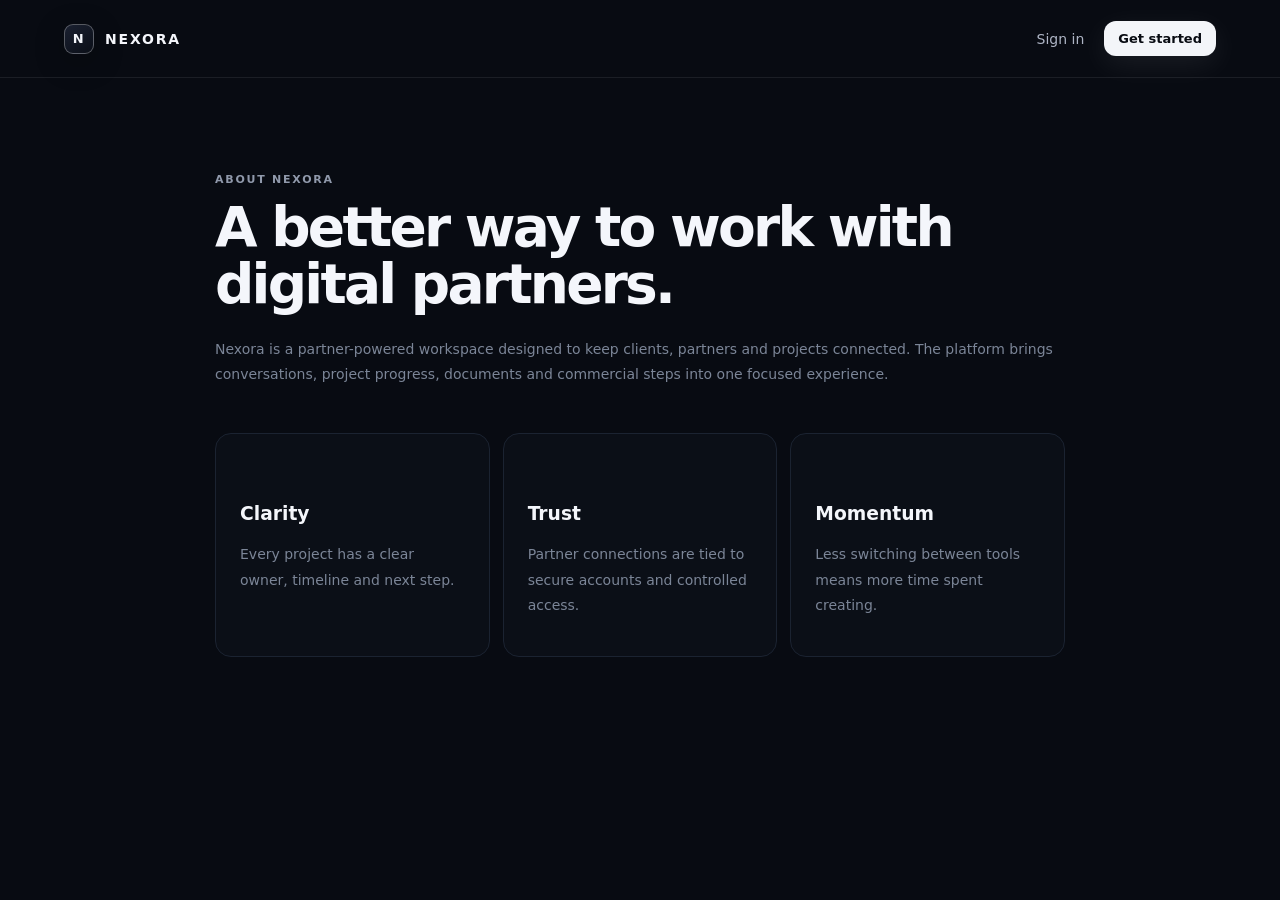
<file: about.html>
<!DOCTYPE html><html lang="en"><head><meta charset="UTF-8"><meta name="viewport" content="width=device-width,initial-scale=1"><title>About — Nexora</title><link rel="stylesheet" href="assets/css/style.css"></head><body><header class="site-header"><a class="brand" href="index.html"><span class="brand-mark">N</span><span>NEXORA</span></a><div class="header-actions"><a class="text-btn" href="login.html">Sign in</a><a class="btn btn-primary btn-sm" href="register.html">Get started</a></div></header><main class="legal-main"><span class="kicker">ABOUT NEXORA</span><h1>A better way to work with digital partners.</h1><p>Nexora is a partner-powered workspace designed to keep clients, partners and projects connected. The platform brings conversations, project progress, documents and commercial steps into one focused experience.</p><div class="legal-grid"><div class="panel"><h3>Clarity</h3><p>Every project has a clear owner, timeline and next step.</p></div><div class="panel"><h3>Trust</h3><p>Partner connections are tied to secure accounts and controlled access.</p></div><div class="panel"><h3>Momentum</h3><p>Less switching between tools means more time spent creating.</p></div></div></main></body></html>
</file>
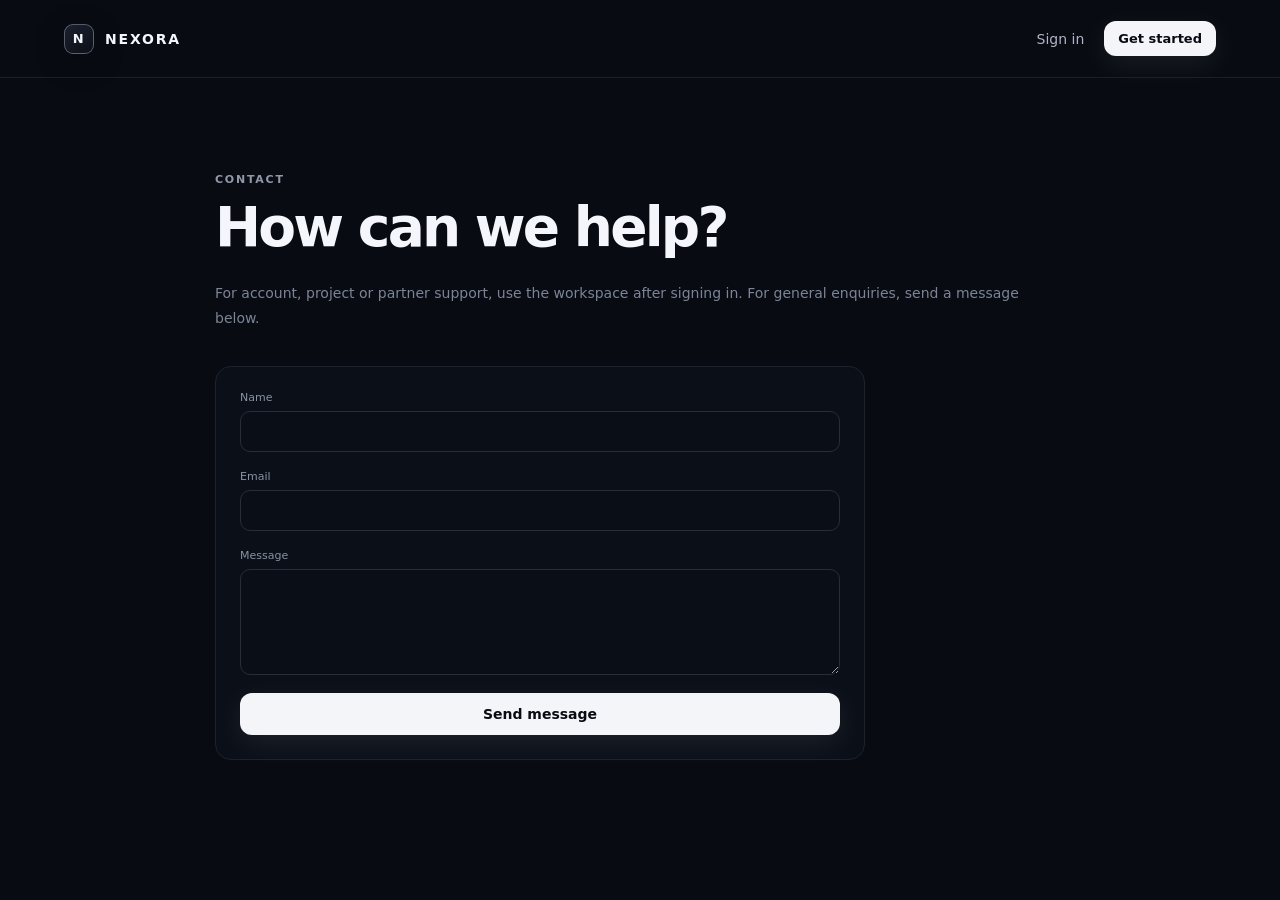
<file: contact.html>
<!DOCTYPE html><html lang="en"><head><meta charset="UTF-8"><meta name="viewport" content="width=device-width,initial-scale=1"><title>Contact — Nexora</title><link rel="stylesheet" href="assets/css/style.css"></head><body><header class="site-header"><a class="brand" href="index.html"><span class="brand-mark">N</span><span>NEXORA</span></a><div class="header-actions"><a class="text-btn" href="login.html">Sign in</a><a class="btn btn-primary btn-sm" href="register.html">Get started</a></div></header><main class="legal-main"><span class="kicker">CONTACT</span><h1>How can we help?</h1><p>For account, project or partner support, use the workspace after signing in. For general enquiries, send a message below.</p><form class="panel contact-form"><label>Name<input required></label><label>Email<input type="email" required></label><label>Message<textarea rows="6" required></textarea></label><button class="btn btn-primary" type="submit">Send message</button></form></main><script>document.querySelector('.contact-form').addEventListener('submit',e=>{e.preventDefault();alert('Thanks. Connect this form to your Firebase support collection before production.');});</script></body></html>
</file>
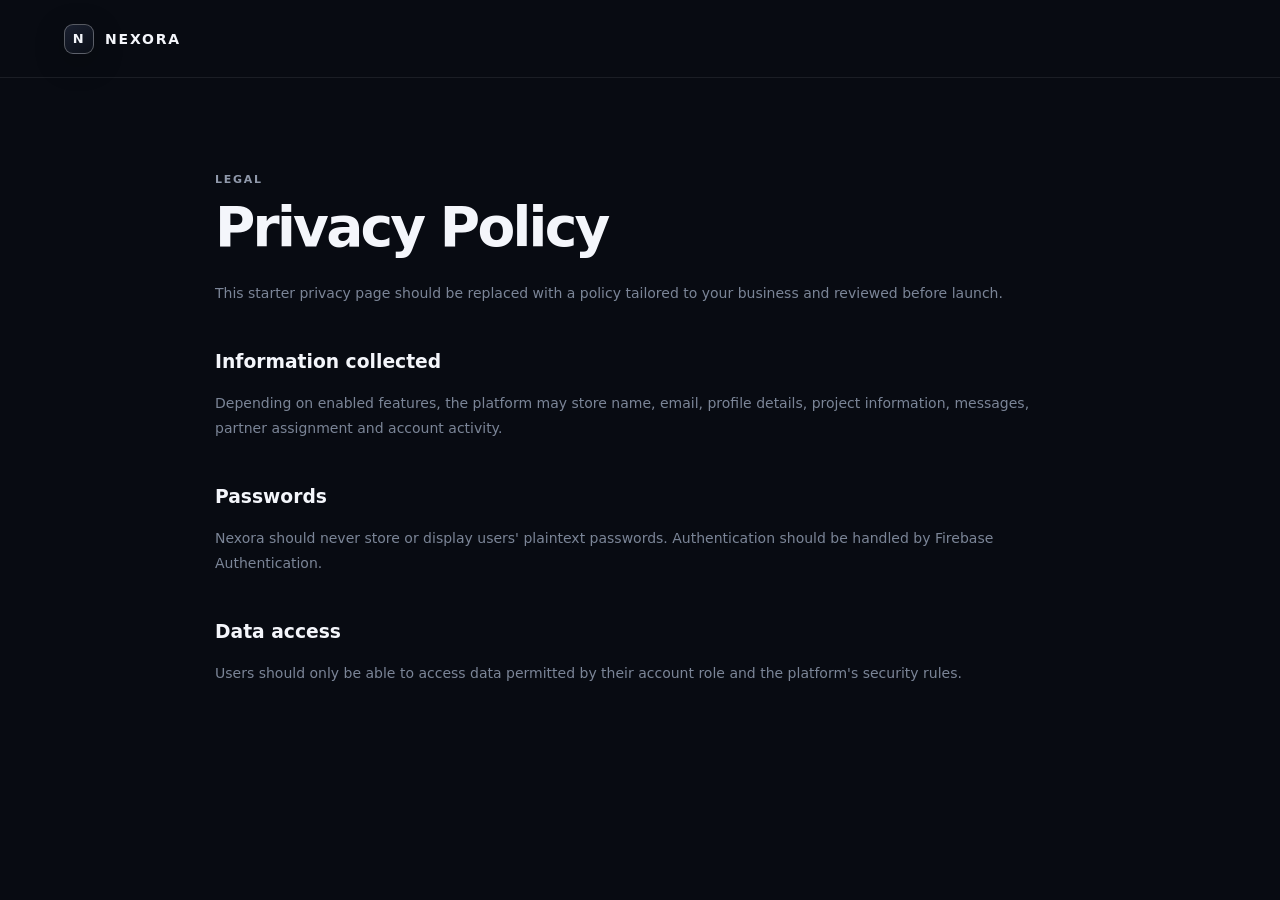
<file: privacy.html>
<!DOCTYPE html><html lang="en"><head><meta charset="UTF-8"><meta name="viewport" content="width=device-width,initial-scale=1"><title>Privacy — Nexora</title><link rel="stylesheet" href="assets/css/style.css"></head><body><header class="site-header"><a class="brand" href="index.html"><span class="brand-mark">N</span><span>NEXORA</span></a></header><main class="legal-main"><span class="kicker">LEGAL</span><h1>Privacy Policy</h1><p>This starter privacy page should be replaced with a policy tailored to your business and reviewed before launch.</p><h3>Information collected</h3><p>Depending on enabled features, the platform may store name, email, profile details, project information, messages, partner assignment and account activity.</p><h3>Passwords</h3><p>Nexora should never store or display users' plaintext passwords. Authentication should be handled by Firebase Authentication.</p><h3>Data access</h3><p>Users should only be able to access data permitted by their account role and the platform's security rules.</p></main></body></html>
</file>
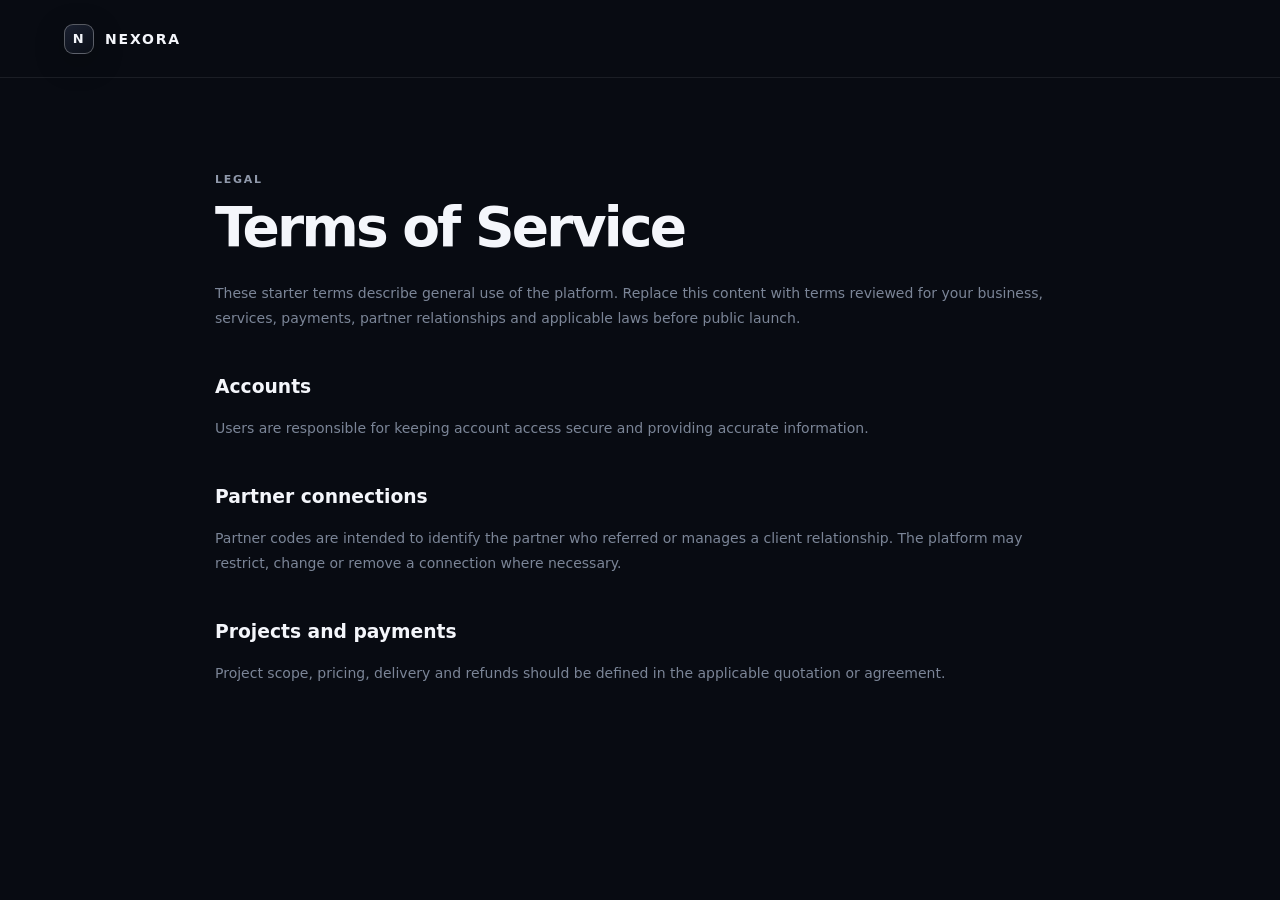
<file: terms.html>
<!DOCTYPE html><html lang="en"><head><meta charset="UTF-8"><meta name="viewport" content="width=device-width,initial-scale=1"><title>Terms — Nexora</title><link rel="stylesheet" href="assets/css/style.css"></head><body><header class="site-header"><a class="brand" href="index.html"><span class="brand-mark">N</span><span>NEXORA</span></a></header><main class="legal-main"><span class="kicker">LEGAL</span><h1>Terms of Service</h1><p>These starter terms describe general use of the platform. Replace this content with terms reviewed for your business, services, payments, partner relationships and applicable laws before public launch.</p><h3>Accounts</h3><p>Users are responsible for keeping account access secure and providing accurate information.</p><h3>Partner connections</h3><p>Partner codes are intended to identify the partner who referred or manages a client relationship. The platform may restrict, change or remove a connection where necessary.</p><h3>Projects and payments</h3><p>Project scope, pricing, delivery and refunds should be defined in the applicable quotation or agreement.</p></main></body></html>
</file>
<file: assets/css/style.css>
*{box-sizing:border-box}html{scroll-behavior:smooth}body{margin:0;font-family:Inter,ui-sans-serif,system-ui,-apple-system,BlinkMacSystemFont,"Segoe UI",sans-serif;background:#080b12;color:#f4f6fb}a{text-decoration:none;color:inherit}button,input,textarea{font:inherit}button{cursor:pointer}.site-header{height:78px;display:flex;align-items:center;justify-content:space-between;padding:0 5vw;border-bottom:1px solid rgba(255,255,255,.08);position:relative;z-index:5}.brand{display:inline-flex;align-items:center;gap:11px;font-weight:800;letter-spacing:.13em;font-size:14px}.brand-mark{width:30px;height:30px;border:1px solid rgba(255,255,255,.3);border-radius:9px;display:grid;place-items:center;font-size:13px;background:linear-gradient(145deg,#1a2030,#0b0f18);box-shadow:0 8px 30px rgba(0,0,0,.25)}.desktop-nav{display:flex;gap:32px;color:#aeb5c5;font-size:14px}.desktop-nav a:hover,.footer-links a:hover,.text-btn:hover{color:#fff}.header-actions{display:flex;align-items:center;gap:20px}.text-btn{color:#aeb5c5;font-size:14px}.btn{border:1px solid transparent;border-radius:12px;padding:12px 17px;display:inline-flex;align-items:center;justify-content:center;gap:9px;font-weight:700;font-size:14px;transition:.2s ease}.btn-primary{background:#f3f5f9;color:#080b12;box-shadow:0 8px 30px rgba(255,255,255,.08)}.btn-primary:hover{transform:translateY(-2px);box-shadow:0 12px 35px rgba(255,255,255,.15)}.btn-ghost,.btn-outline{border-color:#252c3b;color:#e9edf5;background:transparent}.btn-outline:hover{background:#151a24}.btn-light{background:#fff;color:#0a0d14}.btn-danger-outline{border-color:#6b2a2a;color:#ff9a9a;background:transparent}.btn-sm{padding:9px 13px;font-size:13px}.btn-lg{padding:14px 19px}.btn-block{width:100%}.section{padding:110px 7vw}.section-narrow{padding:35px 7vw}.hero{min-height:720px;display:grid;grid-template-columns:1.02fr .98fr;align-items:center;gap:70px;position:relative;overflow:hidden;background:radial-gradient(circle at 78% 45%,rgba(90,104,150,.15),transparent 34%)}.hero:before{content:"";position:absolute;width:500px;height:500px;border-radius:50%;border:1px solid rgba(255,255,255,.04);right:5%;top:17%}.hero-copy{position:relative;z-index:1}.eyebrow,.kicker{font-size:11px;letter-spacing:.16em;text-transform:uppercase;color:#9099ab;font-weight:800}.eyebrow{display:flex;align-items:center;gap:9px;margin-bottom:22px}.pulse{width:7px;height:7px;border-radius:50%;background:#dbe1ec;box-shadow:0 0 0 5px rgba(219,225,236,.08)}h1,h2,h3,p{margin-top:0}.hero h1{font-size:clamp(48px,6.2vw,84px);line-height:.98;letter-spacing:-.055em;margin-bottom:27px;max-width:850px}.hero h1 em{font-style:normal;color:#8f98ab}.hero-text{font-size:18px;line-height:1.7;color:#9ca5b6;max-width:610px}.hero-actions{display:flex;gap:12px;margin-top:32px}.trust-row{display:flex;align-items:center;gap:13px;margin-top:35px;color:#727c8f;font-size:12px}.trust-row i{width:3px;height:3px;border-radius:50%;background:#4e5666}.hero-visual{min-height:500px;display:grid;place-items:center;position:relative}.orb{position:absolute;border-radius:50%;filter:blur(3px)}.orb-a{width:260px;height:260px;background:rgba(111,128,176,.09);top:35px;right:45px}.orb-b{width:140px;height:140px;background:rgba(255,255,255,.04);bottom:45px;left:20px}.glass{background:linear-gradient(145deg,rgba(27,33,46,.9),rgba(11,15,24,.96));border:1px solid rgba(255,255,255,.1);box-shadow:0 35px 100px rgba(0,0,0,.45);backdrop-filter:blur(20px)}.dashboard-preview{width:min(470px,100%);border-radius:22px;padding:23px;transform:rotate(2deg);position:relative;z-index:2}.preview-top{display:flex;align-items:center;gap:8px;color:#8e98ab;font-size:11px;text-transform:uppercase;letter-spacing:.12em}.mini-dot{width:7px;height:7px;border-radius:50%;background:#9da8bc}.preview-status{margin-left:auto;padding:5px 8px;border-radius:99px;background:rgba(255,255,255,.07);color:#dbe0e9}.preview-title{font-size:27px;font-weight:750;margin-top:34px}.preview-meta{color:#778194;font-size:12px;margin-top:7px}.progress-line,.big-progress>div{height:5px;background:#1e2533;border-radius:10px;overflow:hidden}.progress-line{margin-top:35px}.progress-line span,.big-progress span{display:block;height:100%;border-radius:inherit;background:#dce2ed}.progress-label{display:flex;justify-content:space-between;color:#7e8798;font-size:11px;margin-top:9px}.progress-label b{color:#e5e9f0}.preview-cards{display:grid;grid-template-columns:1fr 1fr;gap:10px;margin-top:28px}.preview-cards div{padding:15px;background:rgba(255,255,255,.035);border:1px solid rgba(255,255,255,.06);border-radius:13px}.preview-cards small,.preview-cards strong{display:block}.preview-cards small{font-size:10px;color:#737e91;text-transform:uppercase;letter-spacing:.08em}.preview-cards strong{margin-top:7px;font-size:13px}.message-preview{display:flex;gap:10px;margin-top:11px;padding:13px;border-top:1px solid rgba(255,255,255,.07)}.message-preview p{margin:3px 0 0;color:#7e8798;font-size:11px}.message-preview time{margin-left:auto;color:#626c7e;font-size:10px}.avatar,.large-avatar{display:grid;place-items:center;border-radius:50%;background:#202737;border:1px solid #30394c;color:#e9edf4;flex:none}.avatar{width:34px;height:34px;font-size:10px;font-weight:800}.large-avatar{width:56px;height:56px;font-size:15px;font-weight:800}.stats{display:grid;grid-template-columns:repeat(4,1fr);border-top:1px solid #171c27;border-bottom:1px solid #171c27}.stats div{padding:26px 10px;text-align:center;border-right:1px solid #171c27}.stats div:last-child{border-right:0}.stats strong,.stats span{display:block}.stats strong{font-size:26px;letter-spacing:-.03em}.stats span{color:#707a8d;font-size:11px;margin-top:5px}.section-head{display:flex;justify-content:space-between;gap:50px;align-items:end;margin-bottom:45px}.section-head h2,.network-card h2,.cta h2{font-size:clamp(35px,4vw,58px);line-height:1.02;letter-spacing:-.045em;margin:12px 0 0}.section-head>p{max-width:390px;color:#7f899b;line-height:1.7;margin-bottom:0}.service-grid{display:grid;grid-template-columns:repeat(4,1fr);gap:14px}.service-card{padding:28px;border:1px solid #1b2230;border-radius:18px;background:linear-gradient(150deg,#0e131d,#0a0e16);min-height:270px;transition:.25s ease}.service-card:hover{transform:translateY(-5px);border-color:#313a4e}.service-icon{width:37px;height:37px;border:1px solid #2b3444;border-radius:11px;display:grid;place-items:center;font-size:10px;color:#a9b2c1}.service-card h3{font-size:20px;margin:45px 0 11px}.service-card p{font-size:13px;color:#747f91;line-height:1.7}.service-card a{font-size:12px;color:#dce1e9}.dark-section{background:#0b0f17;border-top:1px solid #151b27;border-bottom:1px solid #151b27}.steps{display:grid;grid-template-columns:repeat(4,1fr);gap:1px;background:#202633}.step{background:#0b0f17;padding:28px;min-height:220px}.step>b{font-size:11px;color:#6f798b}.step h3{margin:48px 0 10px;font-size:18px}.step p{color:#707a8c;line-height:1.65;font-size:13px}.network-card{border:1px solid #1e2634;border-radius:26px;padding:55px;display:grid;grid-template-columns:1fr .9fr;gap:70px;background:radial-gradient(circle at 80% 50%,#171e2b,#0b0f17 50%)}.network-card p{color:#818b9d;line-height:1.7;max-width:500px;margin:25px 0 30px}.network-stack{position:relative;min-height:330px}.stack-card{position:absolute;left:0;top:20px;width:75%;padding:22px;border:1px solid #2b3444;border-radius:17px;background:#111722;box-shadow:0 25px 60px rgba(0,0,0,.35)}.stack-card.offset{left:18%;top:110px;background:#171e2b}.stack-card:last-child{left:35%;top:205px;background:#0d121c}.stack-card span,.stack-card small,.stack-card b{display:block}.stack-card span{font-size:9px;letter-spacing:.15em;color:#727d8f}.stack-card b{font-size:16px;margin:10px 0 5px}.stack-card small{font-size:11px;color:#707b8e}.review-grid{display:grid;grid-template-columns:repeat(3,1fr);gap:15px}.review{margin:0;border:1px solid #1a212e;border-radius:18px;padding:30px;background:#0b0f17}.stars{letter-spacing:4px;font-size:11px;color:#d9dee7}.review p{font-size:16px;line-height:1.7;color:#a4adbd;margin:25px 0}.review footer{display:flex;align-items:center;gap:10px}.review footer small,.review footer b{display:block}.review footer small{color:#667184;font-size:10px;margin-top:3px}.cta{display:flex;justify-content:space-between;align-items:center;gap:30px;border-top:1px solid #171d29}.cta p{color:#7c8698;line-height:1.6;margin:18px 0 0}.footer{border-top:1px solid #171d29;padding:45px 7vw;display:flex;align-items:end;justify-content:space-between;color:#697385;font-size:11px}.footer p{margin:12px 0 0}.footer-links{display:flex;gap:22px}.app-loader{position:fixed;inset:0;background:#080b12;z-index:1000;display:grid;place-items:center;align-content:center;gap:15px;color:#7d8799;font-size:11px}.app-loader.hidden{opacity:0;visibility:hidden;transition:.4s}.loader-ring{width:34px;height:34px;border:2px solid #242b38;border-top-color:#e6eaf1;border-radius:50%;animation:spin 1s linear infinite}@keyframes spin{to{transform:rotate(360deg)}}.reveal{opacity:0;transform:translateY(18px);transition:.7s ease}.reveal.visible{opacity:1;transform:none}

.auth-page{min-height:100vh;background:radial-gradient(circle at 50% 0,#151b28,#080b12 45%);display:grid;place-items:center;padding:30px}.auth-shell{width:min(470px,100%)}.auth-brand{margin:0 auto 28px;display:flex;width:max-content}.auth-card{border:1px solid #202838;background:rgba(13,18,27,.9);border-radius:22px;padding:34px;box-shadow:0 30px 90px rgba(0,0,0,.4)}.auth-heading h1{font-size:32px;line-height:1.08;letter-spacing:-.04em;margin:10px 0}.auth-heading p{color:#788295;font-size:13px;line-height:1.6}.google-btn{width:100%;height:48px;border:1px solid #2a3343;border-radius:11px;background:#f4f6fa;color:#11151d;font-weight:700;display:flex;align-items:center;justify-content:center;gap:10px}.google-g{font-weight:900;font-size:17px}.or{display:flex;align-items:center;gap:12px;color:#5f697a;font-size:10px;margin:23px 0}.or:before,.or:after{content:"";height:1px;background:#202735;flex:1}.auth-card form{display:grid;gap:16px}.auth-card label,.settings-form label{display:grid;gap:7px;color:#8e98aa;font-size:11px;font-weight:700}.auth-card input,.settings-form input,.contact-form textarea{width:100%;background:#0a0e16;border:1px solid #252e3d;color:#edf1f7;border-radius:10px;padding:13px 14px;outline:none}.auth-card input:focus,.settings-form input:focus,.contact-form textarea:focus{border-color:#66748b;box-shadow:0 0 0 3px rgba(120,135,160,.08)}.form-row{display:flex;justify-content:space-between;align-items:center;font-size:11px}.form-row a{color:#aab3c2}.check{display:flex!important;grid-template-columns:auto 1fr!important;align-items:center;gap:8px!important;color:#707a8d!important}.check input{width:14px;height:14px}.terms-check{line-height:1.5}.terms-check a{color:#d6dce5}.form-message{font-size:11px;margin:0;color:#8993a5;min-height:15px}.form-message.error{color:#ff9b9b}.form-message.success{color:#91dfad}.auth-switch{text-align:center;color:#6e788a;font-size:11px;margin:22px 0 0}.auth-switch a{color:#e0e5ec}.auth-note{text-align:center;color:#4f596a;font-size:10px;margin-top:18px}.code-symbol{width:48px;height:48px;border:1px solid #2a3444;border-radius:15px;display:grid;place-items:center;margin-bottom:25px}.small-note{font-size:10px;color:#5f6a7b;line-height:1.6;text-align:center;margin:20px 0 0}.link-button{background:none;border:0;color:#aeb6c5;padding:14px 0;font-size:11px;width:100%}

.app-page{background:#080b12}.app-layout{min-height:100vh;display:flex}.sidebar{width:245px;border-right:1px solid #171e2a;background:#090d15;display:flex;flex-direction:column;padding:25px 16px;position:fixed;inset:0 auto 0 0;z-index:10}.sidebar nav{display:grid;gap:5px;margin-top:55px}.sidebar nav a,.sidebar-bottom a,.sidebar-bottom button{display:flex;align-items:center;gap:12px;padding:12px 13px;color:#687387;border-radius:10px;border:0;background:none;font-size:12px;text-align:left}.sidebar nav a.active,.sidebar nav a:hover,.sidebar-bottom a.active,.sidebar-bottom a:hover,.sidebar-bottom button:hover{background:#131925;color:#edf1f6}.nav-count{margin-left:auto;font-size:9px;background:#222b3a;padding:4px 6px;border-radius:99px;color:#b9c1ce}.sidebar-bottom{margin-top:auto;display:grid;gap:4px}.app-main{margin-left:245px;width:calc(100% - 245px);padding:30px 4.5vw 70px}.app-top{display:flex;align-items:center;justify-content:space-between;gap:20px;margin-bottom:36px}.app-top h1{font-size:30px;letter-spacing:-.04em;margin:7px 0 0}.top-actions{display:flex;align-items:center;gap:14px}.icon-btn{width:38px;height:38px;border:1px solid #202838;border-radius:11px;display:grid;place-items:center;color:#a9b2c0;position:relative}.notif-dot{position:absolute;width:5px;height:5px;border-radius:50%;background:#dfe4ec;right:9px;top:8px}.user-chip{display:flex;align-items:center;gap:9px;font-size:11px;color:#bac2cf}.welcome-banner{border:1px solid #222b3a;border-radius:19px;padding:30px 34px;display:flex;justify-content:space-between;align-items:center;gap:30px;background:radial-gradient(circle at 85% 40%,#1a2231,#0d121b 48%);margin-bottom:17px}.welcome-banner h2{font-size:24px;letter-spacing:-.03em;margin:8px 0}.welcome-banner p{color:#778295;font-size:12px;margin:0;max-width:580px}.metric-grid{display:grid;grid-template-columns:repeat(4,1fr);gap:12px}.metric{padding:21px;border:1px solid #1a2230;border-radius:15px;background:#0b0f17}.metric span,.metric small{display:block;color:#6f798b;font-size:10px}.metric strong{display:block;font-size:27px;margin:11px 0 5px;letter-spacing:-.04em}.dashboard-grid{display:grid;grid-template-columns:1.45fr .8fr;gap:15px;margin-top:15px}.dashboard-grid.lower{margin-top:15px}.panel{border:1px solid #1b2331;border-radius:16px;background:#0b0f17;padding:24px}.panel.full{grid-column:1/-1}.panel-head{display:flex;align-items:center;justify-content:space-between;gap:15px;margin-bottom:22px}.panel-head h3{margin:7px 0 0;font-size:17px}.panel-head a,.panel-head .link-button{font-size:10px;color:#9aa4b5;background:none;border:0}.project-row{display:grid;grid-template-columns:auto 1fr 160px auto;gap:13px;align-items:center;padding:14px 0;border-top:1px solid #151c27}.project-icon{width:37px;height:37px;border:1px solid #2a3443;border-radius:10px;display:grid;place-items:center;font-size:12px;font-weight:800;color:#dce1e9}.project-icon.big{width:48px;height:48px}.project-info b,.project-info span{display:block}.project-info b{font-size:12px}.project-info span{font-size:10px;color:#687386;margin-top:4px}.project-progress>div{height:4px;background:#1e2532;border-radius:10px;overflow:hidden}.project-progress span{display:block;height:100%;background:#d9dee7}.project-progress small{font-size:9px;color:#697486;display:block;text-align:right;margin-top:5px}.status-pill{padding:6px 9px;border-radius:99px;font-size:9px;white-space:nowrap}.status-pill.active{background:#1a222f;color:#cbd3df}.status-pill.done{background:#13231d;color:#8bd0a9}.partner-person{display:flex;align-items:center;gap:13px;margin:20px 0}.partner-person b,.partner-person span{display:block}.partner-person b{font-size:13px}.partner-person span{font-size:10px;color:#687386;margin-top:4px}.timeline{display:grid;gap:20px}.timeline>div{display:flex;gap:13px}.timeline i{width:7px;height:7px;background:#d8dee8;border-radius:50%;margin:5px 2px 0 0;box-shadow:0 0 0 5px rgba(216,222,232,.05)}.timeline b,.timeline small{display:block}.timeline b{font-size:11px}.timeline small{font-size:10px;color:#687386;margin-top:4px}.quick-grid{display:grid;grid-template-columns:1fr 1fr;gap:8px}.quick-grid a{border:1px solid #202938;border-radius:11px;padding:14px;font-size:10px;color:#aeb6c4;display:flex;justify-content:space-between}.quick-grid a:hover{background:#131923}.page-toolbar{display:flex;align-items:center;justify-content:space-between;margin-bottom:20px}.muted,.page-intro{color:#6f7a8c;font-size:12px;line-height:1.6}.filter-tabs{display:flex;gap:5px;margin-bottom:14px}.filter-tabs button{background:transparent;border:1px solid #202837;color:#737e90;border-radius:99px;padding:8px 12px;font-size:10px}.filter-tabs button.active{background:#e9edf3;color:#0a0d13;border-color:#e9edf3}.filter-tabs span{opacity:.65}.project-list{display:grid;gap:14px}.project-card{position:relative;border:1px solid #1b2331;border-radius:17px;background:#0b0f17;padding:25px}.project-card-top{display:flex;align-items:flex-start;gap:15px}.project-card-top>div:nth-child(2){flex:1}.project-card h3{font-size:20px;margin:7px 0}.project-card p{color:#687386;font-size:11px;margin:0}.project-card-meta{display:flex;gap:50px;border-top:1px solid #151c27;border-bottom:1px solid #151c27;margin:23px 0;padding:15px 0}.project-card-meta span,.project-card-meta b{display:block}.project-card-meta span{font-size:9px;color:#667184}.project-card-meta b{font-size:11px;color:#ccd2dc;margin-top:4px}.big-progress{display:flex;align-items:center;gap:12px}.big-progress>div{flex:1}.big-progress b{font-size:10px}.project-open{display:inline-block;margin-top:18px;color:#adb6c5;font-size:10px}.back-link{font-size:10px;color:#687386}.detail-hero{display:flex;justify-content:space-between;align-items:center;padding:25px;border:1px solid #1d2634;border-radius:17px;background:#0d121b;margin-bottom:15px}.detail-hero h2{font-size:26px;margin:8px 0}.detail-hero p{color:#6f798b;font-size:11px;margin:0}.detail-grid{display:grid;grid-template-columns:1.3fr .7fr;gap:15px}.milestones{display:grid;gap:18px}.milestone{display:flex;gap:13px;align-items:center}.milestone i{width:30px;height:30px;border-radius:50%;border:1px solid #273143;display:grid;place-items:center;font-size:10px;font-style:normal;color:#758093}.milestone.done i{background:#17241d;color:#91d4aa;border-color:#284334}.milestone.current i{background:#e9edf3;color:#0b0e14;border-color:#e9edf3}.milestone b,.milestone small{display:block}.milestone b{font-size:11px}.milestone small{font-size:9px;color:#687386;margin-top:4px}.info-grid{display:grid;grid-template-columns:repeat(4,1fr);gap:15px}.info-grid small,.info-grid b{display:block}.info-grid small{font-size:9px;color:#657083}.info-grid b{font-size:12px;margin-top:5px}.file-row{display:flex;align-items:center;gap:12px;border-top:1px solid #151c27;padding:13px 0}.file-icon{width:38px;height:38px;border:1px solid #2a3443;border-radius:9px;display:grid;place-items:center;font-size:8px;font-weight:800}.file-row div{flex:1}.file-row b,.file-row small{display:block}.file-row b{font-size:11px}.file-row small{font-size:9px;color:#657083;margin-top:4px}.file-row>a{font-size:9px;color:#aeb7c5}.chat-shell{height:calc(100vh - 145px);min-height:500px;border:1px solid #1b2331;border-radius:17px;overflow:hidden;display:grid;grid-template-columns:280px 1fr;background:#0b0f17}.conversation-list{border-right:1px solid #1b2331}.chat-search{margin:14px;border:1px solid #202837;border-radius:10px;padding:9px 11px;color:#657083;display:flex;gap:7px}.chat-search input{background:none;border:0;outline:0;color:#dfe4ec;width:100%;font-size:10px}.conversation{display:flex;gap:10px;padding:14px;border-top:1px solid #151c27;align-items:center}.conversation.active{background:#111722}.conversation>div{flex:1;min-width:0}.conversation b,.conversation small{display:block}.conversation b{font-size:10px}.conversation small{font-size:9px;color:#657083;margin-top:4px;white-space:nowrap;overflow:hidden;text-overflow:ellipsis}.conversation time{font-size:8px;color:#5f6878}.chat-window{display:flex;flex-direction:column;min-width:0}.chat-head{padding:15px 18px;border-bottom:1px solid #1b2331;display:flex;align-items:center;gap:10px}.chat-head b,.chat-head small{display:block}.chat-head b{font-size:11px}.chat-head small{font-size:9px;color:#687386;margin-top:3px}.online-dot{display:inline-block;width:5px;height:5px;background:#8ed0a7;border-radius:50%;margin-right:4px}.messages{flex:1;overflow:auto;padding:20px;display:flex;flex-direction:column;gap:9px}.day-divider{text-align:center;color:#566072;font-size:9px;margin-bottom:8px}.bubble{max-width:65%;padding:11px 13px;border-radius:13px;font-size:10px;line-height:1.5;position:relative}.bubble span{display:block;font-size:8px;color:#5f6979;margin-top:5px;text-align:right}.bubble.partner{background:#141b27;border:1px solid #202a39;align-self:flex-start;border-bottom-left-radius:4px}.bubble.client{background:#e9edf3;color:#0b0e14;align-self:flex-end;border-bottom-right-radius:4px}.bubble.client span{color:#596272}.file-bubble b,.file-bubble small{display:block}.file-bubble small{color:#758093}.message-form{padding:12px;border-top:1px solid #1b2331;display:flex;gap:8px}.message-form input{flex:1;background:#0a0e16;border:1px solid #232c3b;border-radius:10px;padding:11px;color:#e9edf2;outline:0;font-size:10px}.message-form>button:first-child,.send-btn{border:1px solid #232c3b;background:#121824;color:#aeb7c5;border-radius:10px;width:38px}.send-btn{background:#e9edf3;color:#0a0d12}.app-services{grid-template-columns:repeat(2,1fr)}.app-services .service-card{min-height:230px}.app-services .service-card h3{margin-top:28px}.app-services .service-card>div{display:flex;justify-content:space-between;align-items:center;margin-top:25px;font-size:10px;color:#adb6c5}.app-services .service-card>div a{color:#e2e6ed}.notification-panel{max-width:850px}.notification{display:flex;gap:14px;padding:17px 0;border-top:1px solid #151c27}.notification-icon{width:34px;height:34px;border:1px solid #283142;border-radius:10px;display:grid;place-items:center;font-size:11px;flex:none}.notification b,.notification p,.notification small{display:block}.notification b{font-size:11px}.notification p{font-size:10px;color:#737e90;margin:5px 0}.notification small{font-size:8px;color:#566072}.notification.unread{background:linear-gradient(90deg,rgba(255,255,255,.025),transparent);margin:0 -10px;padding-left:10px;padding-right:10px}.profile-grid{display:grid;grid-template-columns:.65fr 1.35fr;gap:15px}.profile-card{text-align:center}.profile-card>.large-avatar{margin:0 auto 14px;width:75px;height:75px}.profile-card h2{font-size:20px;margin:0}.profile-card>p{color:#687386;font-size:10px}.profile-card hr{border:0;border-top:1px solid #18202c;margin:22px 0}.settings-form{display:grid;grid-template-columns:1fr 1fr;gap:17px}.setting-row{display:flex;justify-content:space-between;gap:20px;padding:16px 0;border-top:1px solid #151c27;align-items:center}.setting-row b,.setting-row small{display:block}.setting-row b{font-size:11px}.setting-row small{font-size:9px;color:#657083;margin-top:4px}.mobile-menu{display:none;background:none;border:0;color:#b8c1ce;font-size:18px}.legal-main{max-width:900px;margin:0 auto;padding:90px 25px}.legal-main h1{font-size:55px;line-height:1.03;letter-spacing:-.05em;margin:12px 0 25px}.legal-main>p,.legal-main .panel p{color:#7b8597;line-height:1.8;font-size:14px}.legal-main h3{margin-top:45px}.legal-grid{display:grid;grid-template-columns:repeat(3,1fr);gap:13px;margin-top:45px}.contact-form{display:grid;gap:18px;max-width:650px;margin-top:35px}.contact-form label{display:grid;gap:7px;font-size:11px;color:#8892a4}.contact-form input,.contact-form textarea{background:#0a0e16;border:1px solid #252e3d;color:#edf1f7;border-radius:10px;padding:13px;outline:0}.page-intro{max-width:650px;margin:-15px 0 30px}

@media(max-width:1000px){.hero{grid-template-columns:1fr;padding-top:75px}.hero-visual{min-height:430px}.service-grid,.steps{grid-template-columns:repeat(2,1fr)}.review-grid{grid-template-columns:1fr}.network-card{grid-template-columns:1fr}.metric-grid{grid-template-columns:repeat(2,1fr)}.dashboard-grid,.detail-grid{grid-template-columns:1fr}.desktop-nav{display:none}.section-head{align-items:start;flex-direction:column}.sidebar{width:215px}.app-main{margin-left:215px;width:calc(100% - 215px)}}
@media(max-width:700px){.site-header{padding:0 20px}.header-actions .text-btn{display:none}.hero{padding:70px 20px 65px;min-height:auto}.hero h1{font-size:49px}.hero-text{font-size:15px}.hero-actions{flex-direction:column}.hero-actions .btn{width:100%}.hero-visual{min-height:350px}.dashboard-preview{transform:none}.stats{grid-template-columns:1fr 1fr;padding:0 20px}.stats div{padding:20px 5px}.section,.section-narrow{padding:70px 20px}.service-grid,.steps,.review-grid,.legal-grid{grid-template-columns:1fr}.network-card{padding:30px 23px;gap:20px}.network-stack{min-height:300px}.cta{flex-direction:column;align-items:flex-start}.footer{padding:35px 20px;display:grid;gap:25px}.footer-links{flex-wrap:wrap}.auth-page{padding:18px}.auth-card{padding:25px 20px}.app-layout{display:block}.sidebar{transform:translateX(-100%);transition:.25s;width:245px}.sidebar.open{transform:none;box-shadow:20px 0 60px rgba(0,0,0,.4)}.app-main{margin-left:0;width:100%;padding:20px 15px 50px}.mobile-menu{display:block}.app-top{margin-bottom:25px}.app-top h1{font-size:25px}.user-chip>span:last-child{display:none}.welcome-banner{padding:23px;display:block}.welcome-banner .btn{margin-top:20px}.metric-grid{grid-template-columns:1fr 1fr}.metric{padding:17px}.metric strong{font-size:22px}.project-row{grid-template-columns:auto 1fr auto}.project-progress{display:none}.project-card-meta{display:grid;grid-template-columns:1fr 1fr;gap:14px}.info-grid{grid-template-columns:1fr 1fr}.chat-shell{grid-template-columns:1fr;height:calc(100vh - 125px)}.conversation-list{display:none}.bubble{max-width:85%}.app-services{grid-template-columns:1fr}.profile-grid{grid-template-columns:1fr}.settings-form{grid-template-columns:1fr}.detail-hero{display:block}.detail-hero .status-pill{display:inline-block;margin-top:20px}.legal-main{padding:60px 20px}.legal-main h1{font-size:42px}}
</file>
